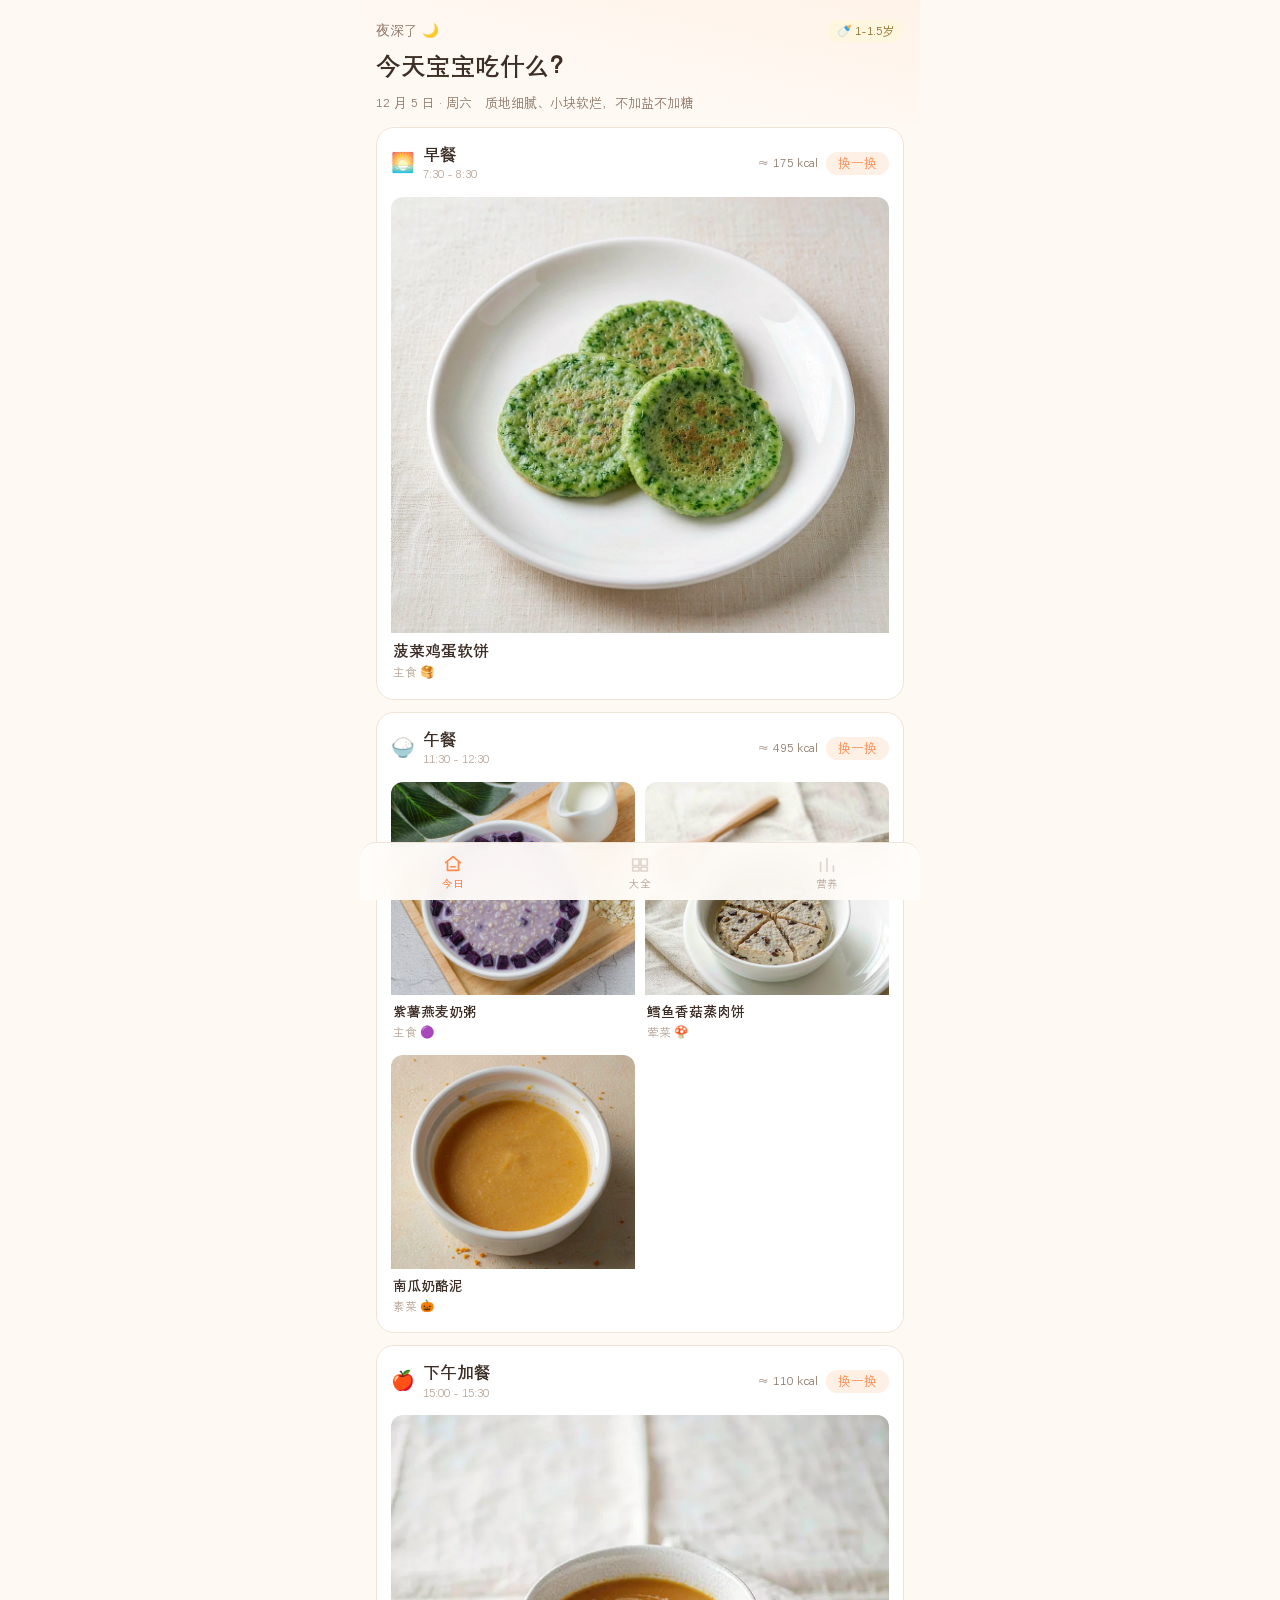
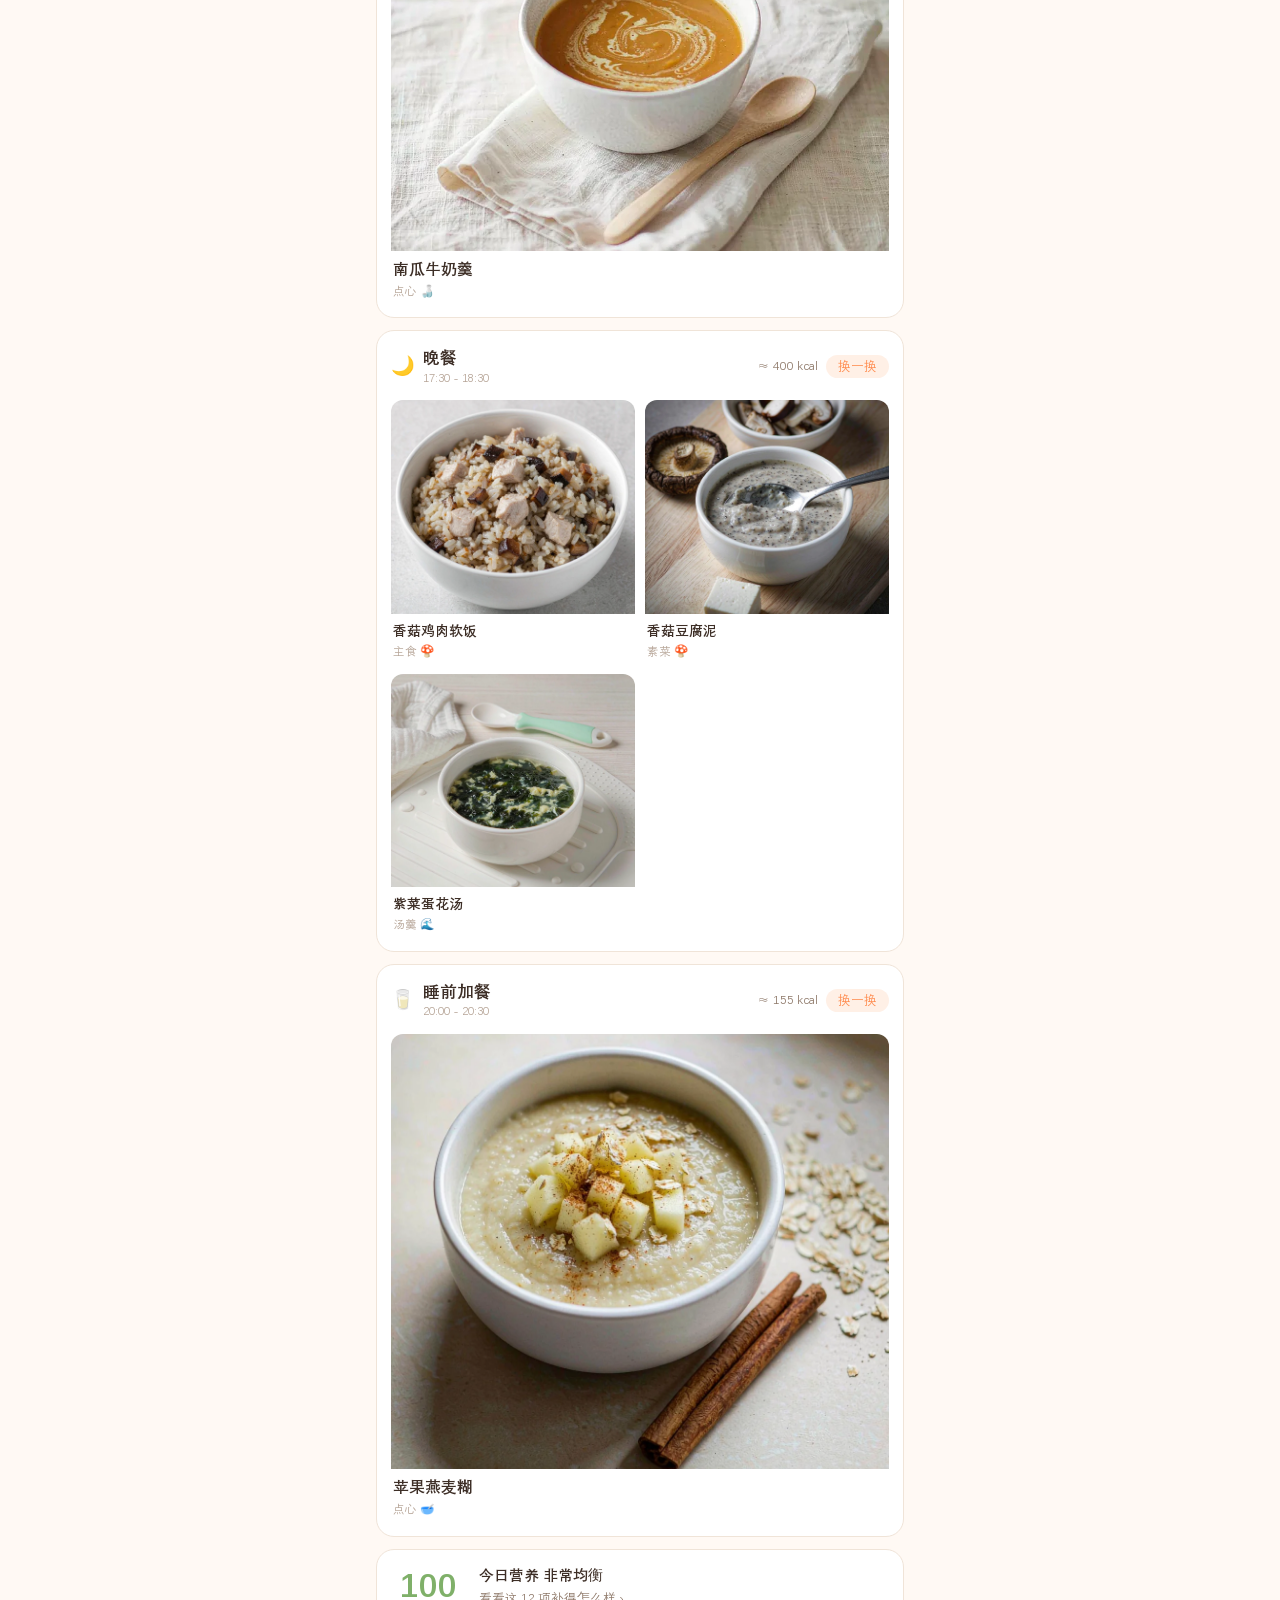
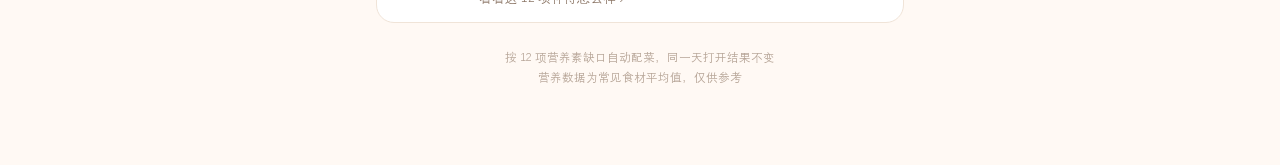
<file: docs/index.html>
<!DOCTYPE html>
<html lang="zh-CN">

<head>
  <meta charset="UTF-8">
  <meta name="viewport" content="width=device-width, initial-scale=1, viewport-fit=cover, maximum-scale=1, user-scalable=no">
  <title>宝宝吃什么</title>
  <meta name="description" content="给 1-3 岁宝宝做辅食的菜单生成器，按 12 项营养缺口自动配菜。">

  <!-- iOS 添加到主屏幕 -->
  <meta name="apple-mobile-web-app-capable" content="yes">
  <meta name="mobile-web-app-capable" content="yes">
  <meta name="apple-mobile-web-app-status-bar-style" content="default">
  <meta name="apple-mobile-web-app-title" content="宝宝吃什么">
  <meta name="format-detection" content="telephone=no">
  <link rel="apple-touch-icon" href="icons/apple-touch-icon-180.png">

  <link rel="manifest" href="manifest.json">
  <meta name="theme-color" content="#FFF9F4">

  <link rel="icon" href="icons/icon-192.png" sizes="192x192">
  <link rel="stylesheet" href="css/app.css">

  <!-- 主屏图标对应的启动图：iOS 独立模式下背景色一致，避免启动白闪 -->
  <style>html, body { background: #FFF9F4; }</style>

  <script>
    // GitHub Pages 用 Jekyll 处理时会忽略 _ 开头的文件，这里标记为非 Jekyll 内容
    // （实际由仓库根的 .nojekyll 控制，此注释仅作说明）
  </script>
</head>

<body>
  <div id="app">
    <div class="empty" style="padding-top:80px">正在准备今天的菜单…</div>
  </div>

  <noscript>
    <div class="empty">需要开启 JavaScript 才能使用这个应用。</div>
  </noscript>

  <script src="js/nutrition.js"></script>
  <script src="js/menu.js"></script>
  <script src="js/app.js"></script>
</body>

</html>
</file>
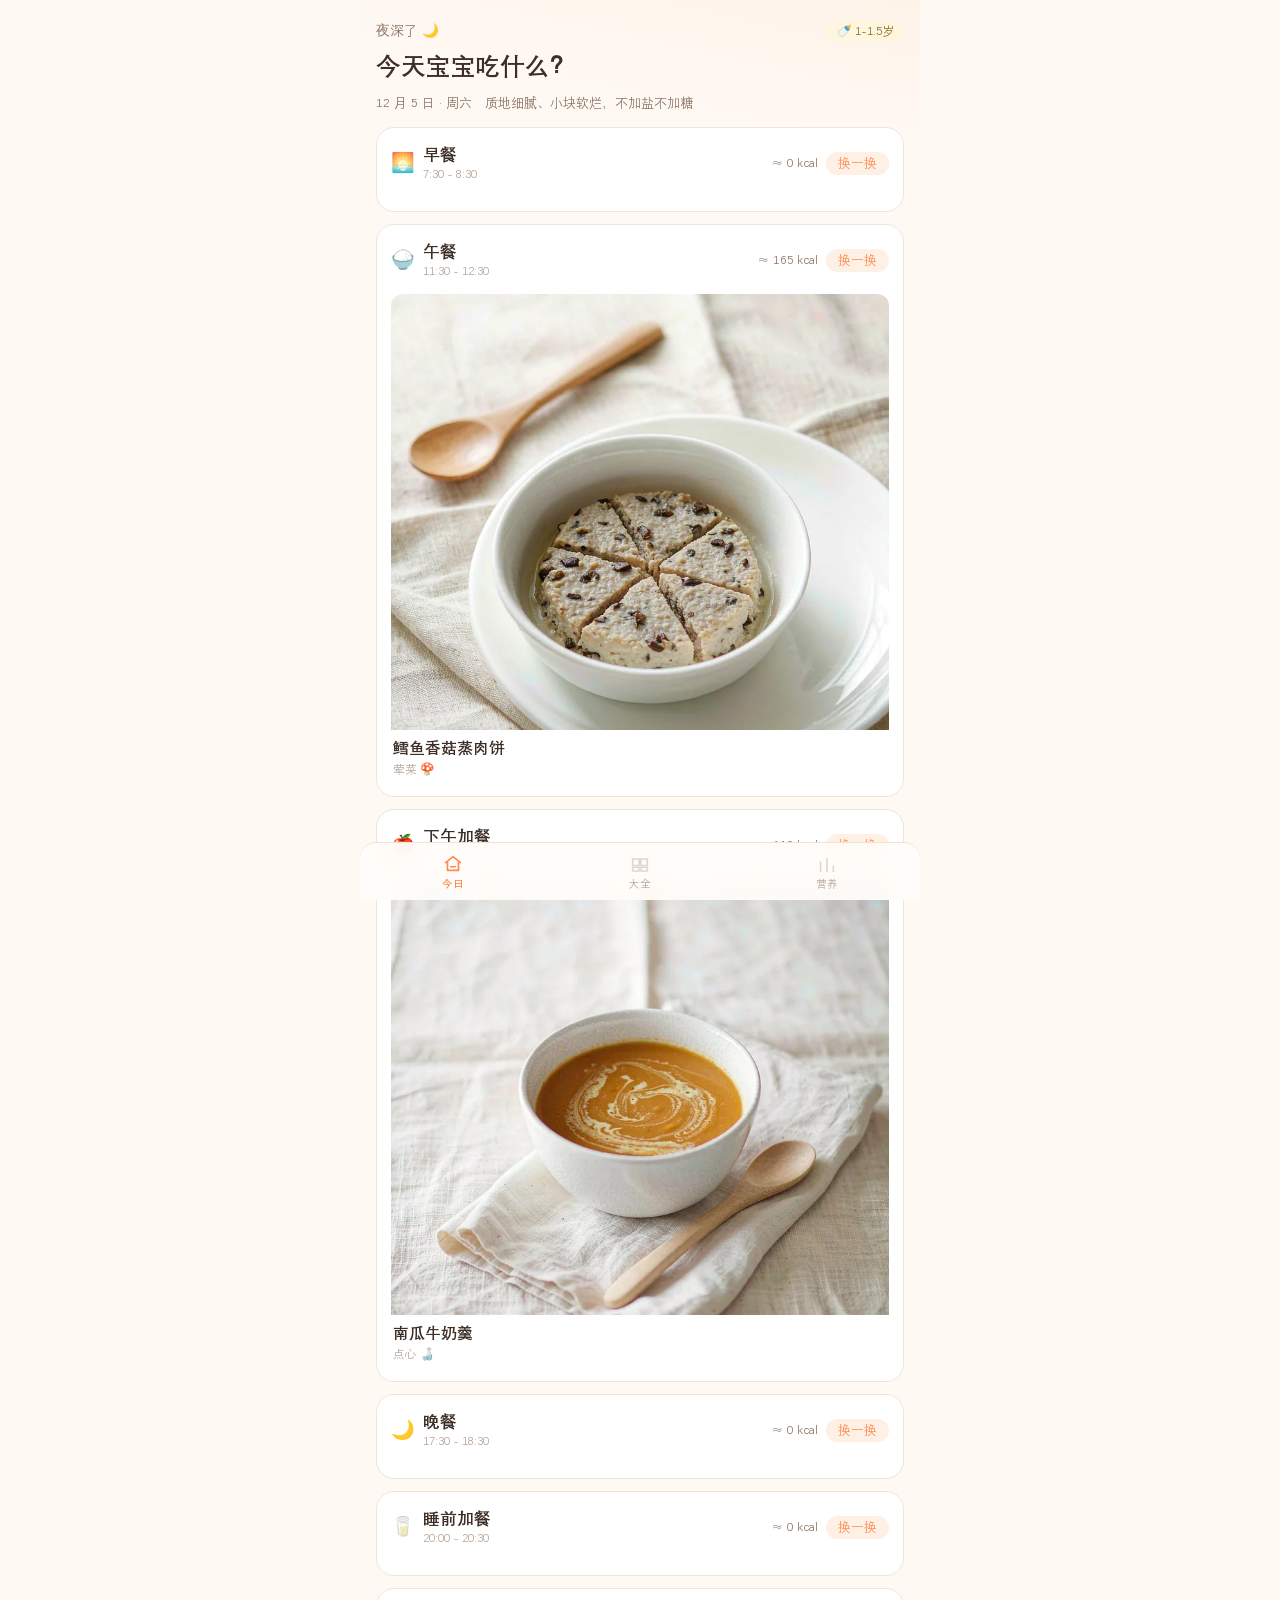
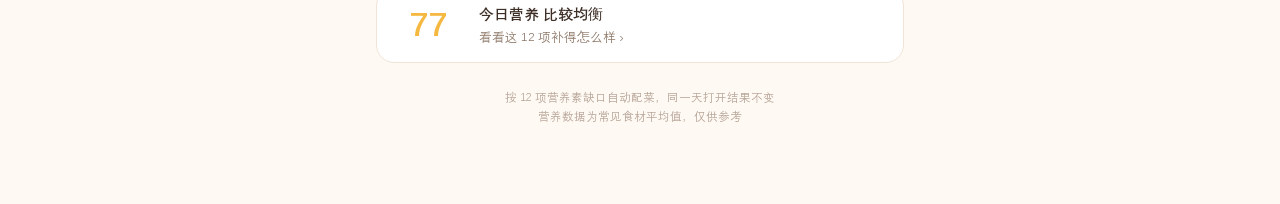
<file: web/index.html>
<!DOCTYPE html>
<html lang="zh-CN">

<head>
  <meta charset="UTF-8">
  <meta name="viewport" content="width=device-width, initial-scale=1, viewport-fit=cover, maximum-scale=1, user-scalable=no">
  <title>宝宝吃什么</title>
  <meta name="description" content="给 1-3 岁宝宝做辅食的菜单生成器，按 12 项营养缺口自动配菜。">

  <!-- iOS 添加到主屏幕 -->
  <meta name="apple-mobile-web-app-capable" content="yes">
  <meta name="mobile-web-app-capable" content="yes">
  <meta name="apple-mobile-web-app-status-bar-style" content="default">
  <meta name="apple-mobile-web-app-title" content="宝宝吃什么">
  <meta name="format-detection" content="telephone=no">
  <link rel="apple-touch-icon" href="icons/apple-touch-icon-180.png">

  <link rel="manifest" href="manifest.json">
  <meta name="theme-color" content="#FFF9F4">

  <link rel="icon" href="icons/icon-192.png" sizes="192x192">
  <link rel="stylesheet" href="css/app.css">
</head>

<body>
  <div id="app">
    <div class="empty" style="padding-top:80px">正在准备今天的菜单…</div>
  </div>

  <noscript>
    <div class="empty">需要开启 JavaScript 才能使用这个应用。</div>
  </noscript>

  <script src="js/nutrition.js"></script>
  <script src="js/menu.js"></script>
  <script src="js/app.js"></script>
</body>

</html>
</file>
<file: docs/css/app.css>
/* ==========================================================================
   宝宝吃什么 · 视觉语言
   与安卓版 UI.java 对齐：暖橘 + 奶油白，圆角大卡片，柔和描边
   ========================================================================== */

@font-face {
  font-family: 'DengXian';
  src: url('../fonts/deng.ttf') format('truetype');
  font-weight: 400;
  font-display: swap;
}

@font-face {
  font-family: 'DengXian';
  src: url('../fonts/dengb.ttf') format('truetype');
  font-weight: 500;
  font-display: swap;
}

:root {
  --bg: #FFF9F4;
  --card: #FFFFFF;
  --line: #F0E4D8;
  --text: #3D2E26;
  --text2: #8B7565;
  --text3: #B5A395;
  --primary: #FF8A4C;
  --primary-soft: #FFF0E6;
  --accent: #7FB069;
  --accent-soft: #EDF5E8;
  --yellow: #F5B942;
  --yellow-soft: #FFF6E0;
  --pink: #E88C9A;
  --pink-soft: #FDEDF0;
  --blue: #6FA8DC;
  --blue-soft: #EDF4FB;
  --radius: 18px;
  --radius-sm: 12px;
  --safe-top: env(safe-area-inset-top, 0px);
  --safe-bottom: env(safe-area-inset-bottom, 0px);
  --tab-h: 58px;
}

* {
  box-sizing: border-box;
  -webkit-tap-highlight-color: transparent;
}

html {
  background: var(--bg);
  /* 防止 iOS 横屏时字号被放大 */
  -webkit-text-size-adjust: 100%;
}

body {
  margin: 0;
  background: var(--bg);
  color: var(--text);
  font-family: 'DengXian', -apple-system, BlinkMacSystemFont, 'PingFang SC',
    'Hiragino Sans GB', 'Microsoft YaHei', sans-serif;
  font-size: 15px;
  line-height: 1.55;
  overscroll-behavior-y: none;
  /* 让滚动更接近原生 */
  -webkit-overflow-scrolling: touch;
}

/* iOS 上输入框字号小于 16px 会触发自动放大 */
input,
textarea,
select {
  font-size: 16px;
  font-family: inherit;
}

button {
  font-family: inherit;
  border: none;
  background: none;
  color: inherit;
  cursor: pointer;
  padding: 0;
}

img {
  display: block;
  max-width: 100%;
}

/* ---- 布局骨架 ---- */

#app {
  min-height: 100dvh;
  padding-bottom: calc(var(--tab-h) + var(--safe-bottom) + 12px);
}

.page {
  padding: 0 16px;
  animation: fadeUp 0.24s ease-out;
}

@keyframes fadeUp {
  from {
    opacity: 0;
    transform: translateY(8px);
  }

  to {
    opacity: 1;
    transform: none;
  }
}

@media (prefers-reduced-motion: reduce) {
  .page {
    animation: none;
  }
}

/* ---- 顶部标题区 ---- */

.header {
  padding: calc(var(--safe-top) + 20px) 16px 10px;
  background: linear-gradient(to bottom left, #FFF3E9, #FFF9F4 70%);
  margin-bottom: 4px;
}

.header-greet {
  display: flex;
  align-items: center;
  justify-content: space-between;
  font-size: 13.5px;
  color: var(--text2);
  margin-bottom: 6px;
}

.age-pill {
  display: inline-flex;
  align-items: center;
  gap: 4px;
  background: var(--yellow-soft);
  color: #8A6A1F;
  font-size: 12px;
  padding: 4px 10px;
  border-radius: 20px;
  border: none;
}

.header h1 {
  font-size: 25px;
  font-weight: 500;
  margin: 0 0 6px;
  letter-spacing: -0.3px;
}

.header-sub {
  font-size: 13px;
  color: var(--text2);
}

/* ---- 卡片 ---- */

.card {
  background: var(--card);
  border: 1px solid var(--line);
  border-radius: var(--radius);
  padding: 14px;
  margin-bottom: 12px;
}

.card-flat {
  background: var(--card);
  border: 1px solid var(--line);
  border-radius: var(--radius);
  overflow: hidden;
  margin-bottom: 12px;
}

/* ---- 餐位区块 ---- */

.meal {
  background: var(--card);
  border: 1px solid var(--line);
  border-radius: var(--radius);
  padding: 14px;
  margin-bottom: 12px;
}

.meal-head {
  display: flex;
  align-items: center;
  justify-content: space-between;
  margin-bottom: 12px;
}

.meal-title {
  display: flex;
  align-items: center;
  gap: 8px;
}

.meal-title .em {
  font-size: 19px;
}

.meal-title .nm {
  font-size: 17px;
  font-weight: 500;
}

.meal-title .tm {
  font-size: 12px;
  color: var(--text3);
  margin-top: -2px;
}

.meal-right {
  display: flex;
  align-items: center;
  gap: 8px;
}

.kcal {
  font-size: 12.5px;
  color: var(--text2);
}

.btn-swap {
  font-size: 12.5px;
  color: var(--primary);
  background: var(--primary-soft);
  padding: 5px 12px;
  border-radius: 20px;
  transition: transform 0.12s ease, background 0.12s ease;
}

.btn-swap:active {
  transform: scale(0.94);
  background: #FFE3D2;
}

/* ---- 菜品卡 ---- */

.dish-grid {
  display: grid;
  gap: 10px;
}

.dish-grid.one {
  grid-template-columns: 1fr;
}

.dish-grid.two {
  grid-template-columns: 1fr 1fr;
}

/* 一餐多道菜时用两列：三列会让中文菜名被截成省略号 */
.dish-grid.three {
  grid-template-columns: 1fr 1fr;
}

.dish-card {
  background: #fff;
  border-radius: var(--radius-sm);
  overflow: hidden;
  transition: transform 0.12s ease;
}

.dish-card:active {
  transform: scale(0.975);
}

.dish-card .thumb {
  width: 100%;
  aspect-ratio: 720 / 630;
  object-fit: cover;
  background: #F7EFE7;
}

.thumb-fallback {
  width: 100%;
  aspect-ratio: 720 / 630;
  display: flex;
  align-items: center;
  justify-content: center;
  font-size: 48px;
  background: linear-gradient(135deg, #FFE8D6 0%, #FFDAB9 100%);
  border-radius: 12px;
  user-select: none;
}

.dish-card .meta {
  padding: 8px 2px 2px;
}

.dish-card .dn {
  font-size: 14px;
  font-weight: 500;
  line-height: 1.35;
  margin-bottom: 3px;
  display: -webkit-box;
  -webkit-line-clamp: 2;
  -webkit-box-orient: vertical;
  overflow: hidden;
}

.dish-card .dc {
  font-size: 11.5px;
  color: var(--text3);
  display: flex;
  align-items: center;
  gap: 3px;
}

/* 单列大图卡（早餐） */
.dish-card.big .dn {
  font-size: 16px;
  -webkit-line-clamp: 1;
}

/* ---- 小胶囊 ---- */

.chip {
  display: inline-flex;
  align-items: center;
  font-size: 11.5px;
  padding: 3px 9px;
  border-radius: 20px;
  background: var(--primary-soft);
  color: var(--primary);
  white-space: nowrap;
}

.chip.yellow {
  background: var(--yellow-soft);
  color: #8A6A1F;
}

.chip.green {
  background: var(--accent-soft);
  color: #4A7A38;
}

.chip.blue {
  background: var(--blue-soft);
  color: #3C6E9E;
}

.chip.pink {
  background: var(--pink-soft);
  color: #B05A68;
}

.chip.gray {
  background: #F4F0EC;
  color: var(--text2);
}

/* ---- 底部导航 ---- */

.tabbar {
  position: fixed;
  left: 0;
  right: 0;
  bottom: 0;
  height: calc(var(--tab-h) + var(--safe-bottom));
  padding-bottom: var(--safe-bottom);
  background: rgba(255, 252, 249, 0.94);
  backdrop-filter: saturate(180%) blur(14px);
  -webkit-backdrop-filter: saturate(180%) blur(14px);
  border-top: 1px solid var(--line);
  display: flex;
  z-index: 100;
}

.tab {
  flex: 1;
  display: flex;
  flex-direction: column;
  align-items: center;
  justify-content: center;
  gap: 2px;
  color: var(--text3);
  font-size: 10.5px;
  transition: color 0.15s ease;
}

.tab .ico {
  width: 22px;
  height: 22px;
  display: block;
  opacity: 0.42;
  transition: opacity 0.15s ease, transform 0.15s ease;
}

.tab .ico svg {
  width: 100%;
  height: 100%;
  display: block;
}

.tab.on {
  color: var(--primary);
  font-weight: 500;
}

.tab.on .ico {
  opacity: 1;
  transform: translateY(-1px);
}

/* ---- 营养报告 ---- */

.score-card {
  display: flex;
  align-items: center;
  gap: 14px;
  background: var(--card);
  border: 1px solid var(--line);
  border-radius: var(--radius);
  padding: 16px;
  margin-bottom: 12px;
}

.score-num {
  font-size: 40px;
  font-weight: 500;
  line-height: 1;
  min-width: 74px;
  text-align: center;
  letter-spacing: -1px;
}

.score-info {
  flex: 1;
}

.score-title {
  font-size: 16px;
  font-weight: 500;
  margin-bottom: 3px;
}

.score-desc {
  font-size: 12.5px;
  color: var(--text2);
  line-height: 1.5;
}

.nut-row {
  display: flex;
  align-items: center;
  gap: 10px;
  padding: 10px 0;
  border-bottom: 1px solid #F7F0E9;
}

.nut-row:last-child {
  border-bottom: none;
}

.nut-ico {
  font-size: 17px;
  width: 22px;
  text-align: center;
  flex: none;
}

.nut-body {
  flex: 1;
  min-width: 0;
}

.nut-top {
  display: flex;
  align-items: baseline;
  justify-content: space-between;
  gap: 8px;
  margin-bottom: 5px;
}

.nut-name {
  font-size: 14px;
  font-weight: 500;
}

.nut-val {
  font-size: 11.5px;
  color: var(--text2);
  white-space: nowrap;
}

.bar {
  height: 6px;
  border-radius: 4px;
  background: #F4EEE7;
  overflow: hidden;
}

.bar > i {
  display: block;
  height: 100%;
  border-radius: 4px;
  transition: width 0.5s cubic-bezier(0.25, 0.8, 0.3, 1);
}

.nut-right {
  font-size: 11px;
  padding: 3px 9px;
  border-radius: 20px;
  white-space: nowrap;
  flex: none;
}

/* ---- 详情页 ---- */

.hero {
  position: relative;
  margin: 0 -16px 14px;
}

.hero img {
  width: 100%;
  aspect-ratio: 720 / 630;
  object-fit: cover;
}

.hero-back {
  position: absolute;
  top: calc(var(--safe-top) + 10px);
  left: 14px;
  width: 34px;
  height: 34px;
  border-radius: 50%;
  background: rgba(255, 255, 255, 0.9);
  display: flex;
  align-items: center;
  justify-content: center;
  font-size: 17px;
  color: var(--text);
  box-shadow: 0 1px 6px rgba(120, 90, 60, 0.12);
}

.detail-title {
  font-size: 22px;
  font-weight: 500;
  margin: 0 0 8px;
  line-height: 1.35;
}

.detail-chips {
  display: flex;
  flex-wrap: wrap;
  gap: 6px;
  margin-bottom: 14px;
}

.sec {
  background: var(--card);
  border: 1px solid var(--line);
  border-radius: var(--radius);
  padding: 14px;
  margin-bottom: 12px;
}

.sec-title {
  display: flex;
  align-items: center;
  gap: 7px;
  font-size: 15px;
  font-weight: 500;
  margin-bottom: 12px;
}

.sec-title .cnt {
  margin-left: auto;
  font-size: 11.5px;
  color: var(--text3);
  font-weight: 400;
}

.ing-row {
  display: flex;
  align-items: center;
  gap: 8px;
  padding: 7px 0;
  font-size: 14px;
}

.ing-row .dot {
  width: 4px;
  height: 4px;
  border-radius: 50%;
  background: var(--text3);
  flex: none;
}

.ing-row .amt {
  margin-left: auto;
  color: var(--text2);
  font-size: 13px;
}

.step {
  display: flex;
  gap: 10px;
  padding: 9px 0;
}

.step .no {
  width: 22px;
  height: 22px;
  border-radius: 50%;
  background: var(--primary-soft);
  color: var(--primary);
  font-size: 12px;
  display: flex;
  align-items: center;
  justify-content: center;
  flex: none;
  margin-top: 1px;
}

.step .tx {
  font-size: 14px;
  line-height: 1.6;
  color: #4A3A31;
}

.nut-text {
  font-size: 14px;
  line-height: 1.7;
  color: #4A3A31;
}

.tip-box {
  background: var(--yellow-soft);
  border-radius: var(--radius-sm);
  padding: 12px 14px;
  font-size: 13.5px;
  line-height: 1.65;
  color: #6B5520;
}

/* ---- 菜单大全 ---- */

.search {
  width: 100%;
  padding: 11px 14px;
  border-radius: var(--radius-sm);
  border: 1px solid var(--line);
  background: #fff;
  outline: none;
  margin-bottom: 10px;
  color: var(--text);
}

.search::placeholder {
  color: var(--text3);
}

.filters {
  display: flex;
  gap: 8px;
  overflow-x: auto;
  padding: 2px 0 10px;
  scrollbar-width: none;
}

.filters::-webkit-scrollbar {
  display: none;
}

.f-btn {
  flex: none;
  font-size: 13px;
  padding: 6px 14px;
  border-radius: 20px;
  background: #fff;
  border: 1px solid var(--line);
  color: var(--text2);
  white-space: nowrap;
}

.f-btn.on {
  background: var(--primary);
  border-color: var(--primary);
  color: #fff;
  font-weight: 500;
}

.list-head {
  display: flex;
  align-items: center;
  justify-content: space-between;
  font-size: 12.5px;
  color: var(--text3);
  margin-bottom: 10px;
}

.toggle-age {
  display: flex;
  align-items: center;
  gap: 5px;
  color: var(--text2);
  font-size: 12.5px;
}

.toggle-age input {
  accent-color: var(--primary);
  width: 15px;
  height: 15px;
}

.empty {
  text-align: center;
  color: var(--text3);
  font-size: 14px;
  padding: 60px 20px;
}

/* ---- 空白 / 底部说明 ---- */

.foot-note {
  font-size: 11.5px;
  color: var(--text3);
  text-align: center;
  line-height: 1.7;
  padding: 14px 8px 6px;
}

/* ---- 苹果质感：去掉点击高亮、固定返回手势区 ---- */

a {
  color: inherit;
  text-decoration: none;
}

.sr-only {
  position: absolute;
  width: 1px;
  height: 1px;
  padding: 0;
  margin: -1px;
  overflow: hidden;
  clip: rect(0, 0, 0, 0);
  white-space: nowrap;
  border: 0;
}

/* 大屏（iPad）时限制内容宽度，避免卡片被拉太长 */
@media (min-width: 620px) {
  .page,
  .header {
    max-width: 560px;
    margin-left: auto;
    margin-right: auto;
  }

  .tabbar {
    max-width: 560px;
    left: 50%;
    transform: translateX(-50%);
    border-radius: 16px 16px 0 0;
  }
}
</file>
<file: web/css/app.css>
/* ==========================================================================
   宝宝吃什么 · 视觉语言
   与安卓版 UI.java 对齐：暖橘 + 奶油白，圆角大卡片，柔和描边
   ========================================================================== */

@font-face {
  font-family: 'DengXian';
  src: url('../fonts/deng.ttf') format('truetype');
  font-weight: 400;
  font-display: swap;
}

@font-face {
  font-family: 'DengXian';
  src: url('../fonts/dengb.ttf') format('truetype');
  font-weight: 500;
  font-display: swap;
}

:root {
  --bg: #FFF9F4;
  --card: #FFFFFF;
  --line: #F0E4D8;
  --text: #3D2E26;
  --text2: #8B7565;
  --text3: #B5A395;
  --primary: #FF8A4C;
  --primary-soft: #FFF0E6;
  --accent: #7FB069;
  --accent-soft: #EDF5E8;
  --yellow: #F5B942;
  --yellow-soft: #FFF6E0;
  --pink: #E88C9A;
  --pink-soft: #FDEDF0;
  --blue: #6FA8DC;
  --blue-soft: #EDF4FB;
  --radius: 18px;
  --radius-sm: 12px;
  --safe-top: env(safe-area-inset-top, 0px);
  --safe-bottom: env(safe-area-inset-bottom, 0px);
  --tab-h: 58px;
}

* {
  box-sizing: border-box;
  -webkit-tap-highlight-color: transparent;
}

html {
  background: var(--bg);
  /* 防止 iOS 横屏时字号被放大 */
  -webkit-text-size-adjust: 100%;
}

body {
  margin: 0;
  background: var(--bg);
  color: var(--text);
  font-family: 'DengXian', -apple-system, BlinkMacSystemFont, 'PingFang SC',
    'Hiragino Sans GB', 'Microsoft YaHei', sans-serif;
  font-size: 15px;
  line-height: 1.55;
  overscroll-behavior-y: none;
  /* 让滚动更接近原生 */
  -webkit-overflow-scrolling: touch;
}

/* iOS 上输入框字号小于 16px 会触发自动放大 */
input,
textarea,
select {
  font-size: 16px;
  font-family: inherit;
}

button {
  font-family: inherit;
  border: none;
  background: none;
  color: inherit;
  cursor: pointer;
  padding: 0;
}

img {
  display: block;
  max-width: 100%;
}

/* ---- 布局骨架 ---- */

#app {
  min-height: 100dvh;
  padding-bottom: calc(var(--tab-h) + var(--safe-bottom) + 12px);
}

.page {
  padding: 0 16px;
  animation: fadeUp 0.24s ease-out;
}

@keyframes fadeUp {
  from {
    opacity: 0;
    transform: translateY(8px);
  }

  to {
    opacity: 1;
    transform: none;
  }
}

@media (prefers-reduced-motion: reduce) {
  .page {
    animation: none;
  }
}

/* ---- 顶部标题区 ---- */

.header {
  padding: calc(var(--safe-top) + 20px) 16px 10px;
  background: linear-gradient(to bottom left, #FFF3E9, #FFF9F4 70%);
  margin-bottom: 4px;
}

.header-greet {
  display: flex;
  align-items: center;
  justify-content: space-between;
  font-size: 13.5px;
  color: var(--text2);
  margin-bottom: 6px;
}

.age-pill {
  display: inline-flex;
  align-items: center;
  gap: 4px;
  background: var(--yellow-soft);
  color: #8A6A1F;
  font-size: 12px;
  padding: 4px 10px;
  border-radius: 20px;
  border: none;
}

.header h1 {
  font-size: 25px;
  font-weight: 500;
  margin: 0 0 6px;
  letter-spacing: -0.3px;
}

.header-sub {
  font-size: 13px;
  color: var(--text2);
}

/* ---- 卡片 ---- */

.card {
  background: var(--card);
  border: 1px solid var(--line);
  border-radius: var(--radius);
  padding: 14px;
  margin-bottom: 12px;
}

.card-flat {
  background: var(--card);
  border: 1px solid var(--line);
  border-radius: var(--radius);
  overflow: hidden;
  margin-bottom: 12px;
}

/* ---- 餐位区块 ---- */

.meal {
  background: var(--card);
  border: 1px solid var(--line);
  border-radius: var(--radius);
  padding: 14px;
  margin-bottom: 12px;
}

.meal-head {
  display: flex;
  align-items: center;
  justify-content: space-between;
  margin-bottom: 12px;
}

.meal-title {
  display: flex;
  align-items: center;
  gap: 8px;
}

.meal-title .em {
  font-size: 19px;
}

.meal-title .nm {
  font-size: 17px;
  font-weight: 500;
}

.meal-title .tm {
  font-size: 12px;
  color: var(--text3);
  margin-top: -2px;
}

.meal-right {
  display: flex;
  align-items: center;
  gap: 8px;
}

.kcal {
  font-size: 12.5px;
  color: var(--text2);
}

.btn-swap {
  font-size: 12.5px;
  color: var(--primary);
  background: var(--primary-soft);
  padding: 5px 12px;
  border-radius: 20px;
  transition: transform 0.12s ease, background 0.12s ease;
}

.btn-swap:active {
  transform: scale(0.94);
  background: #FFE3D2;
}

/* ---- 菜品卡 ---- */

.dish-grid {
  display: grid;
  gap: 10px;
}

.dish-grid.one {
  grid-template-columns: 1fr;
}

.dish-grid.two {
  grid-template-columns: 1fr 1fr;
}

/* 一餐多道菜时用两列：三列会让中文菜名被截成省略号 */
.dish-grid.three {
  grid-template-columns: 1fr 1fr;
}

.dish-card {
  background: #fff;
  border-radius: var(--radius-sm);
  overflow: hidden;
  transition: transform 0.12s ease;
}

.dish-card:active {
  transform: scale(0.975);
}

.dish-card .thumb {
  width: 100%;
  aspect-ratio: 720 / 630;
  object-fit: cover;
  background: #F7EFE7;
}

.dish-card .meta {
  padding: 8px 2px 2px;
}

.dish-card .dn {
  font-size: 14px;
  font-weight: 500;
  line-height: 1.35;
  margin-bottom: 3px;
  display: -webkit-box;
  -webkit-line-clamp: 2;
  -webkit-box-orient: vertical;
  overflow: hidden;
}

.dish-card .dc {
  font-size: 11.5px;
  color: var(--text3);
  display: flex;
  align-items: center;
  gap: 3px;
}

/* 单列大图卡（早餐） */
.dish-card.big .dn {
  font-size: 16px;
  -webkit-line-clamp: 1;
}

/* ---- 小胶囊 ---- */

.chip {
  display: inline-flex;
  align-items: center;
  font-size: 11.5px;
  padding: 3px 9px;
  border-radius: 20px;
  background: var(--primary-soft);
  color: var(--primary);
  white-space: nowrap;
}

.chip.yellow {
  background: var(--yellow-soft);
  color: #8A6A1F;
}

.chip.green {
  background: var(--accent-soft);
  color: #4A7A38;
}

.chip.blue {
  background: var(--blue-soft);
  color: #3C6E9E;
}

.chip.pink {
  background: var(--pink-soft);
  color: #B05A68;
}

.chip.gray {
  background: #F4F0EC;
  color: var(--text2);
}

/* ---- 底部导航 ---- */

.tabbar {
  position: fixed;
  left: 0;
  right: 0;
  bottom: 0;
  height: calc(var(--tab-h) + var(--safe-bottom));
  padding-bottom: var(--safe-bottom);
  background: rgba(255, 252, 249, 0.94);
  backdrop-filter: saturate(180%) blur(14px);
  -webkit-backdrop-filter: saturate(180%) blur(14px);
  border-top: 1px solid var(--line);
  display: flex;
  z-index: 100;
}

.tab {
  flex: 1;
  display: flex;
  flex-direction: column;
  align-items: center;
  justify-content: center;
  gap: 2px;
  color: var(--text3);
  font-size: 10.5px;
  transition: color 0.15s ease;
}

.tab .ico {
  width: 22px;
  height: 22px;
  display: block;
  opacity: 0.42;
  transition: opacity 0.15s ease, transform 0.15s ease;
}

.tab .ico svg {
  width: 100%;
  height: 100%;
  display: block;
}

.tab.on {
  color: var(--primary);
  font-weight: 500;
}

.tab.on .ico {
  opacity: 1;
  transform: translateY(-1px);
}

/* ---- 营养报告 ---- */

.score-card {
  display: flex;
  align-items: center;
  gap: 14px;
  background: var(--card);
  border: 1px solid var(--line);
  border-radius: var(--radius);
  padding: 16px;
  margin-bottom: 12px;
}

.score-num {
  font-size: 40px;
  font-weight: 500;
  line-height: 1;
  min-width: 74px;
  text-align: center;
  letter-spacing: -1px;
}

.score-info {
  flex: 1;
}

.score-title {
  font-size: 16px;
  font-weight: 500;
  margin-bottom: 3px;
}

.score-desc {
  font-size: 12.5px;
  color: var(--text2);
  line-height: 1.5;
}

.nut-row {
  display: flex;
  align-items: center;
  gap: 10px;
  padding: 10px 0;
  border-bottom: 1px solid #F7F0E9;
}

.nut-row:last-child {
  border-bottom: none;
}

.nut-ico {
  font-size: 17px;
  width: 22px;
  text-align: center;
  flex: none;
}

.nut-body {
  flex: 1;
  min-width: 0;
}

.nut-top {
  display: flex;
  align-items: baseline;
  justify-content: space-between;
  gap: 8px;
  margin-bottom: 5px;
}

.nut-name {
  font-size: 14px;
  font-weight: 500;
}

.nut-val {
  font-size: 11.5px;
  color: var(--text2);
  white-space: nowrap;
}

.bar {
  height: 6px;
  border-radius: 4px;
  background: #F4EEE7;
  overflow: hidden;
}

.bar > i {
  display: block;
  height: 100%;
  border-radius: 4px;
  transition: width 0.5s cubic-bezier(0.25, 0.8, 0.3, 1);
}

.nut-right {
  font-size: 11px;
  padding: 3px 9px;
  border-radius: 20px;
  white-space: nowrap;
  flex: none;
}

/* ---- 详情页 ---- */

.hero {
  position: relative;
  margin: 0 -16px 14px;
}

.hero img {
  width: 100%;
  aspect-ratio: 720 / 630;
  object-fit: cover;
}

.hero-back {
  position: absolute;
  top: calc(var(--safe-top) + 10px);
  left: 14px;
  width: 34px;
  height: 34px;
  border-radius: 50%;
  background: rgba(255, 255, 255, 0.9);
  display: flex;
  align-items: center;
  justify-content: center;
  font-size: 17px;
  color: var(--text);
  box-shadow: 0 1px 6px rgba(120, 90, 60, 0.12);
}

.detail-title {
  font-size: 22px;
  font-weight: 500;
  margin: 0 0 8px;
  line-height: 1.35;
}

.detail-chips {
  display: flex;
  flex-wrap: wrap;
  gap: 6px;
  margin-bottom: 14px;
}

.sec {
  background: var(--card);
  border: 1px solid var(--line);
  border-radius: var(--radius);
  padding: 14px;
  margin-bottom: 12px;
}

.sec-title {
  display: flex;
  align-items: center;
  gap: 7px;
  font-size: 15px;
  font-weight: 500;
  margin-bottom: 12px;
}

.sec-title .cnt {
  margin-left: auto;
  font-size: 11.5px;
  color: var(--text3);
  font-weight: 400;
}

.ing-row {
  display: flex;
  align-items: center;
  gap: 8px;
  padding: 7px 0;
  font-size: 14px;
}

.ing-row .dot {
  width: 4px;
  height: 4px;
  border-radius: 50%;
  background: var(--text3);
  flex: none;
}

.ing-row .amt {
  margin-left: auto;
  color: var(--text2);
  font-size: 13px;
}

.step {
  display: flex;
  gap: 10px;
  padding: 9px 0;
}

.step .no {
  width: 22px;
  height: 22px;
  border-radius: 50%;
  background: var(--primary-soft);
  color: var(--primary);
  font-size: 12px;
  display: flex;
  align-items: center;
  justify-content: center;
  flex: none;
  margin-top: 1px;
}

.step .tx {
  font-size: 14px;
  line-height: 1.6;
  color: #4A3A31;
}

.nut-text {
  font-size: 14px;
  line-height: 1.7;
  color: #4A3A31;
}

.tip-box {
  background: var(--yellow-soft);
  border-radius: var(--radius-sm);
  padding: 12px 14px;
  font-size: 13.5px;
  line-height: 1.65;
  color: #6B5520;
}

/* ---- 菜单大全 ---- */

.search {
  width: 100%;
  padding: 11px 14px;
  border-radius: var(--radius-sm);
  border: 1px solid var(--line);
  background: #fff;
  outline: none;
  margin-bottom: 10px;
  color: var(--text);
}

.search::placeholder {
  color: var(--text3);
}

.filters {
  display: flex;
  gap: 8px;
  overflow-x: auto;
  padding: 2px 0 10px;
  scrollbar-width: none;
}

.filters::-webkit-scrollbar {
  display: none;
}

.f-btn {
  flex: none;
  font-size: 13px;
  padding: 6px 14px;
  border-radius: 20px;
  background: #fff;
  border: 1px solid var(--line);
  color: var(--text2);
  white-space: nowrap;
}

.f-btn.on {
  background: var(--primary);
  border-color: var(--primary);
  color: #fff;
  font-weight: 500;
}

.list-head {
  display: flex;
  align-items: center;
  justify-content: space-between;
  font-size: 12.5px;
  color: var(--text3);
  margin-bottom: 10px;
}

.toggle-age {
  display: flex;
  align-items: center;
  gap: 5px;
  color: var(--text2);
  font-size: 12.5px;
}

.toggle-age input {
  accent-color: var(--primary);
  width: 15px;
  height: 15px;
}

.empty {
  text-align: center;
  color: var(--text3);
  font-size: 14px;
  padding: 60px 20px;
}

/* ---- 空白 / 底部说明 ---- */

.foot-note {
  font-size: 11.5px;
  color: var(--text3);
  text-align: center;
  line-height: 1.7;
  padding: 14px 8px 6px;
}

/* ---- 苹果质感：去掉点击高亮、固定返回手势区 ---- */

a {
  color: inherit;
  text-decoration: none;
}

.sr-only {
  position: absolute;
  width: 1px;
  height: 1px;
  padding: 0;
  margin: -1px;
  overflow: hidden;
  clip: rect(0, 0, 0, 0);
  white-space: nowrap;
  border: 0;
}

/* 大屏（iPad）时限制内容宽度，避免卡片被拉太长 */
@media (min-width: 620px) {
  .page,
  .header {
    max-width: 560px;
    margin-left: auto;
    margin-right: auto;
  }

  .tabbar {
    max-width: 560px;
    left: 50%;
    transform: translateX(-50%);
    border-radius: 16px 16px 0 0;
  }
}
</file>
